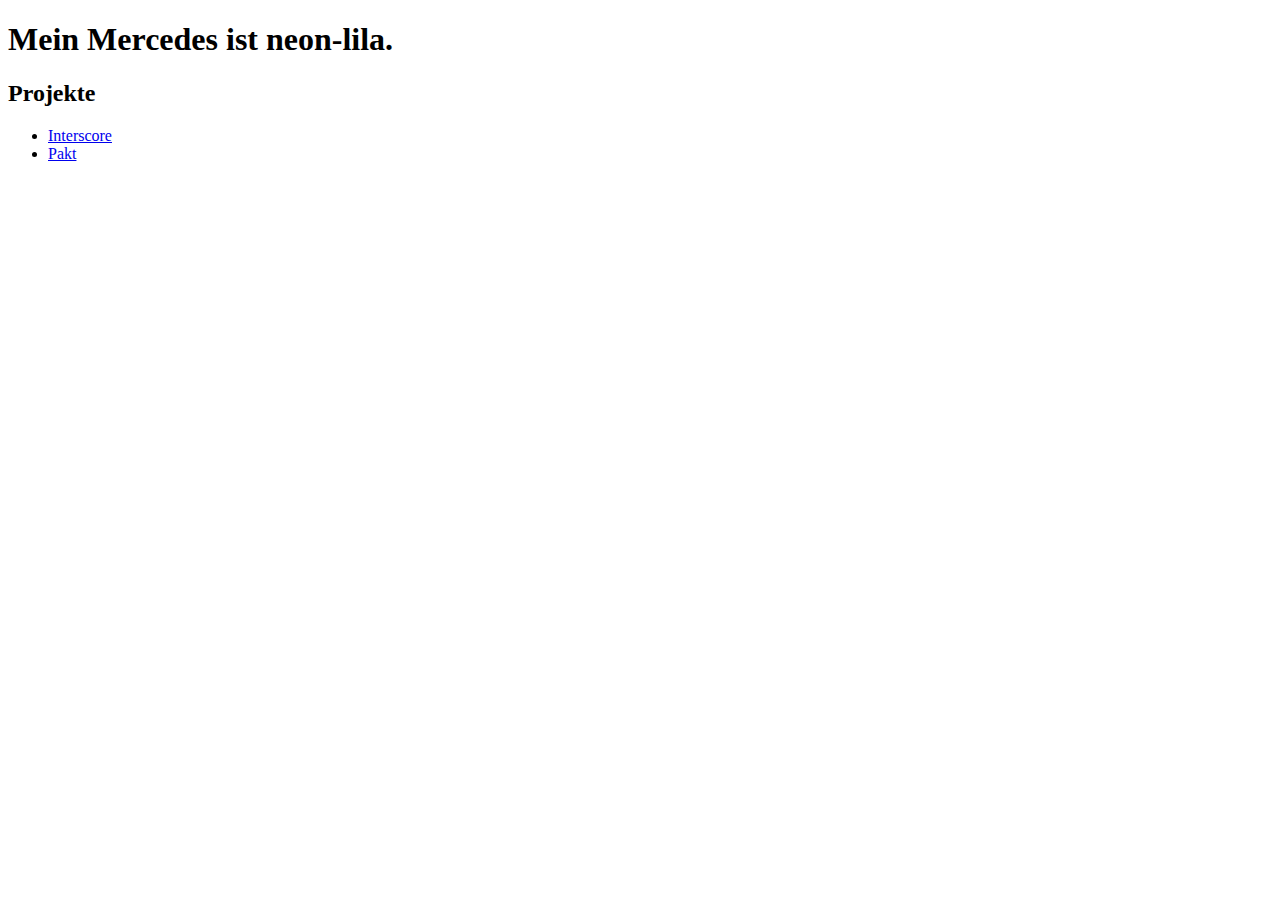
<file: index.html>
<!doctype html>
<html lang="en">
    <head>
        <meta charset="utf-8"/>
        <meta name="viewport" content="width=device-width, initial-scale=1.0"/>
        <link rel="icon" type="image/jpeg" href="../assets/mminl_128.jpg">
        <title>Interscore</title>
    </head>

    <body>
        <h1>Mein Mercedes ist neon-lila.</h1>
        <h2>Projekte</h2>
        <ul>
            <li><a href="https://mminl.de/projects/interscore">Interscore</a></li>
            <li><a href="https://mminl.de/projects/pakt">Pakt</a></li>
        </ul>
    </body>
</html>
</file>
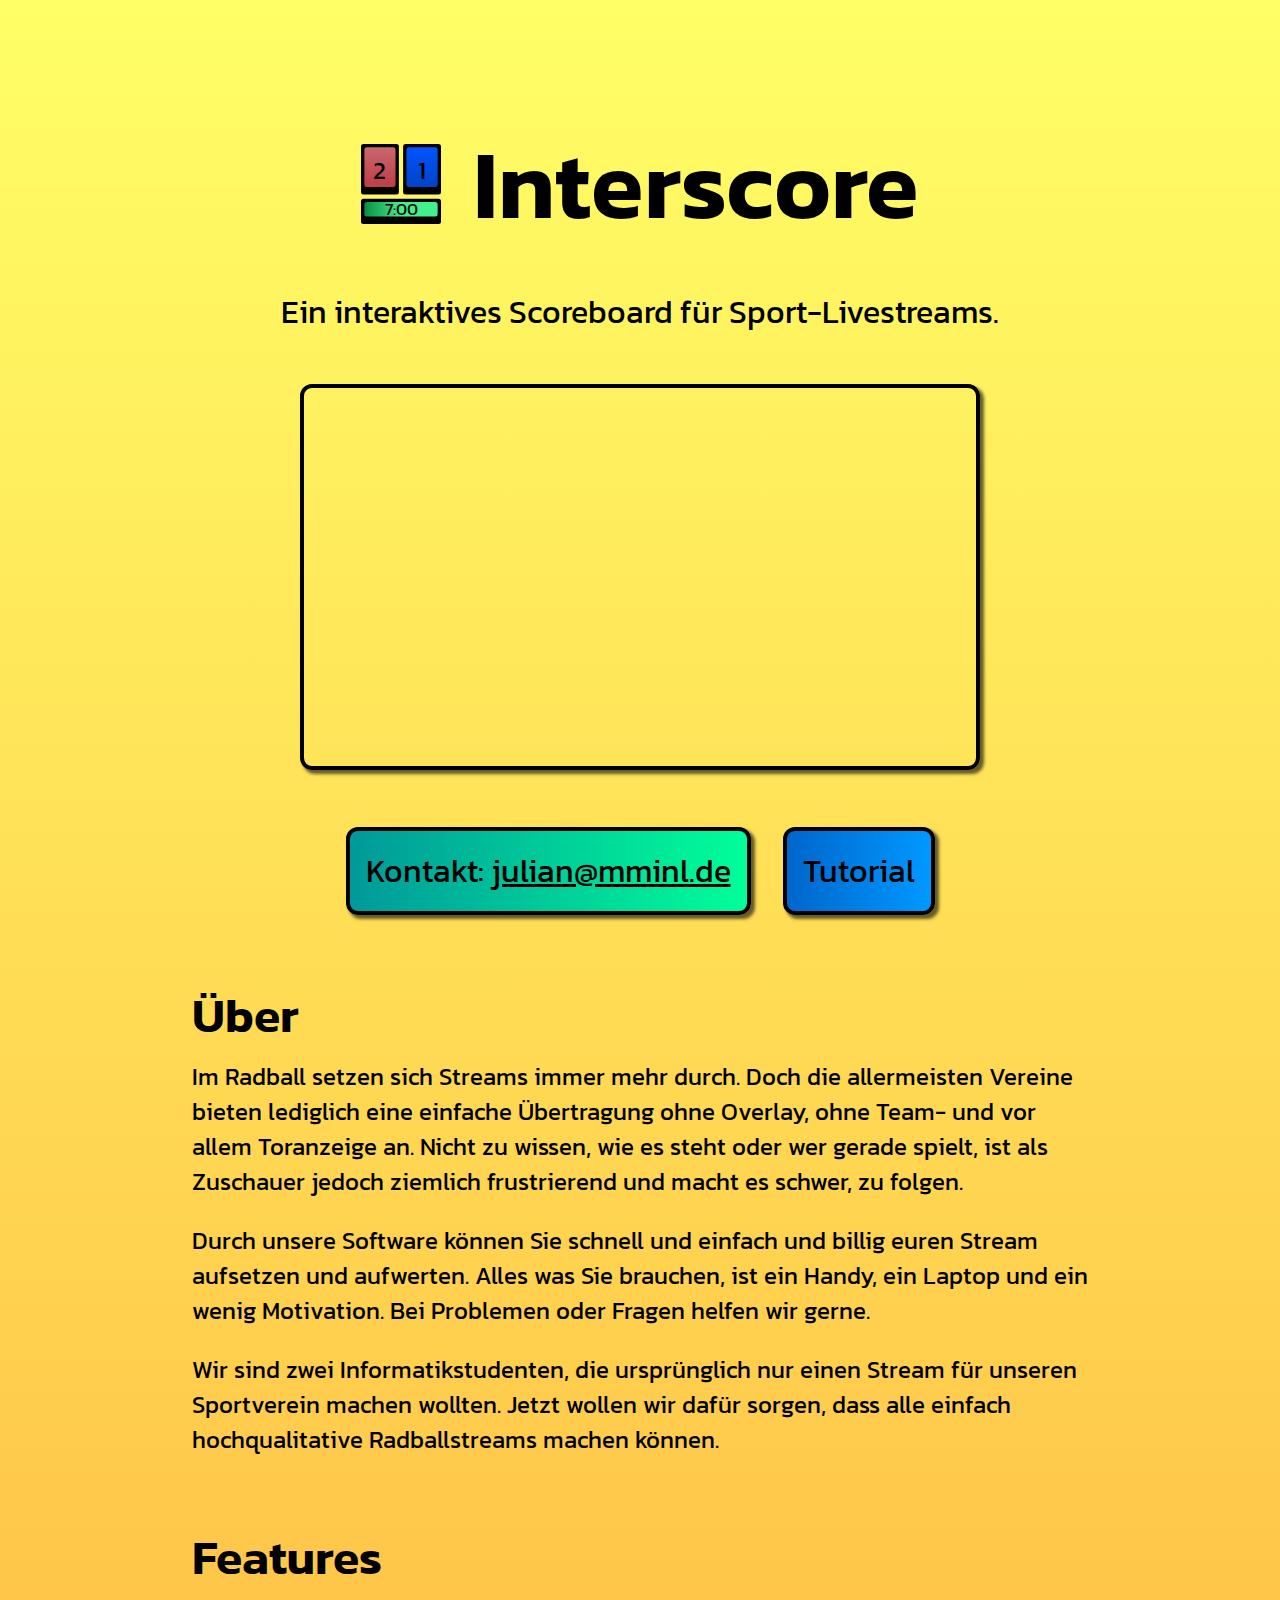
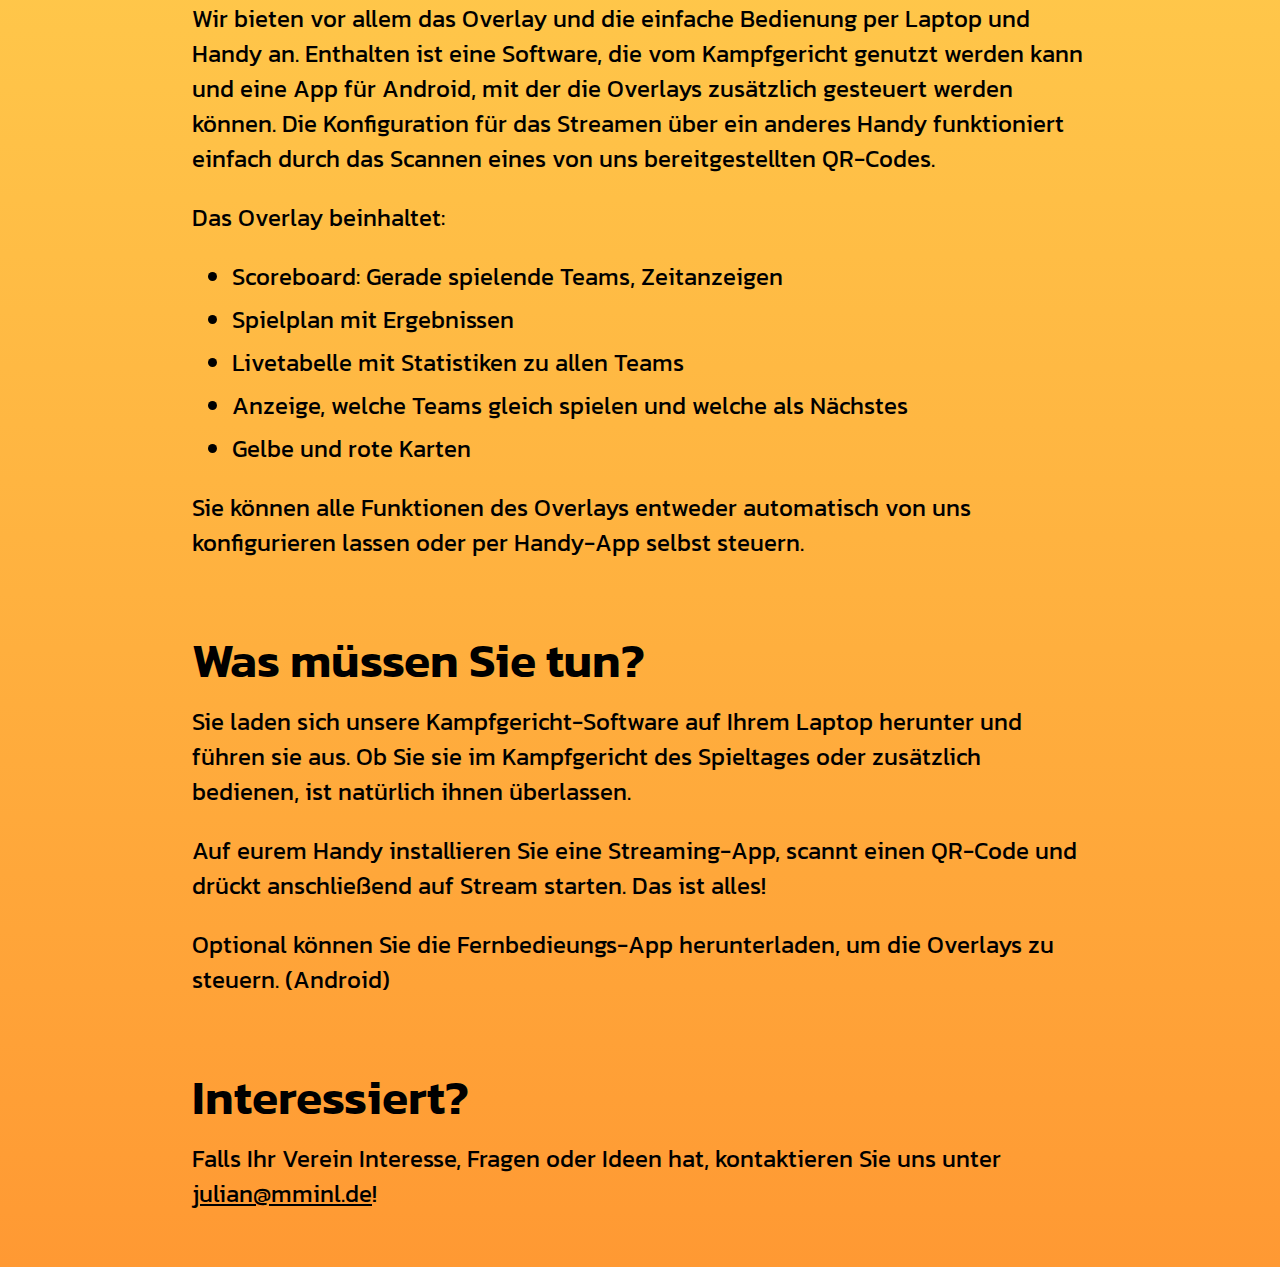
<file: interscore/index.html>
<!doctype html>
<html lang="en">
    <head>
        <meta charset="utf-8"/>
        <meta name="viewport" content="width=device-width, initial-scale=1.0"/>
        <link rel="stylesheet" href="main.css">
        <link rel="stylesheet" href="index.css">
        <link rel="icon" type="image/svg+xml" href="assets/logo.svg">
        <title>Interscore</title>
    </head>

    <body>
        <center>
            <div class="title-container">
                <object data="assets/logo.svg" type="image/svg+xml"></object>
                <h1>Interscore</h1>
            </div>
            <h3>Ein interaktives Scoreboard für Sport-Livestreams.</h3>

            <iframe width="672" height="378" src="https://www.youtube.com/embed/m4PdxYp68SQ?si=-cKwluSKgsPnMpsa&amp;start=6868" title="YouTube video player" frameborder="0" allow="accelerometer; autoplay; clipboard-write; encrypted-media; gyroscope; picture-in-picture; web-share" referrerpolicy="strict-origin-when-cross-origin" allowfullscreen></iframe>

            <div class="button-container">
                <a class="button green" href="mailto:julian@mminl.de">
                    Kontakt: <u>julian@mminl.de</u>
                </a>
                <a class="button blue" href="https://mminl-de.github.io/interscore/tutorial">Tutorial</a>
            </div>
        </center>

        <h2>Über</h2>
        <p>Im Radball setzen sich Streams immer mehr durch. Doch die allermeisten Vereine bieten lediglich eine einfache Übertragung ohne Overlay, ohne Team- und vor allem Toranzeige an. Nicht zu wissen, wie es steht oder wer gerade spielt, ist als Zuschauer jedoch ziemlich frustrierend und macht es schwer, zu folgen.</p>

        <p>Durch unsere Software können Sie schnell und einfach und billig euren Stream aufsetzen und aufwerten. Alles was Sie brauchen, ist ein Handy, ein Laptop und ein wenig Motivation. Bei Problemen oder Fragen helfen wir gerne.</p>

        <p>Wir sind zwei Informatikstudenten, die ursprünglich nur einen Stream für unseren Sportverein machen wollten. Jetzt wollen wir dafür sorgen, dass alle einfach hochqualitative Radballstreams machen können.</p>

        <h2>Features</h2>
        <p>Wir bieten vor allem das Overlay und die einfache Bedienung per Laptop und Handy an. Enthalten ist eine Software, die vom Kampfgericht genutzt werden kann und eine App für Android, mit der die Overlays zusätzlich gesteuert werden können. Die Konfiguration für das Streamen über ein anderes Handy funktioniert einfach durch das Scannen eines von uns bereitgestellten QR-Codes.</p>
        <!-- TODO screenshots of the app or something -->

        <p>Das Overlay beinhaltet:</p>
        <ul>
            <li>Scoreboard: Gerade spielende Teams, Zeitanzeigen</li>
            <li>Spielplan mit Ergebnissen</li>
            <li>Livetabelle mit Statistiken zu allen Teams</li>
            <li>Anzeige, welche Teams gleich spielen und welche als Nächstes</li>
            <li>Gelbe und rote Karten</li>
        </ul>
        <p>Sie können alle Funktionen des Overlays entweder automatisch von uns konfigurieren lassen oder per Handy-App selbst steuern.</p>

        <h2>Was müssen Sie tun?</h2>
        <p>Sie laden sich unsere Kampfgericht-Software auf Ihrem Laptop herunter und führen sie aus. Ob Sie sie im Kampfgericht des Spieltages oder zusätzlich bedienen, ist natürlich ihnen überlassen.</p>

        <p>Auf eurem Handy installieren Sie eine Streaming-App, scannt einen QR-Code und drückt anschließend auf Stream starten. Das ist alles!</p>

        <p>Optional können Sie die Fernbedieungs-App herunterladen, um die Overlays zu steuern. (Android)</p>

        <h2>Interessiert?</h2>
        <p>Falls Ihr Verein Interesse, Fragen oder Ideen hat, kontaktieren Sie uns unter <u><a href="mailto:julian@mminl.de">julian@mminl.de</a></u>!</p>

        <!-- TODO impressum -->
    </body>
</html>
</file>
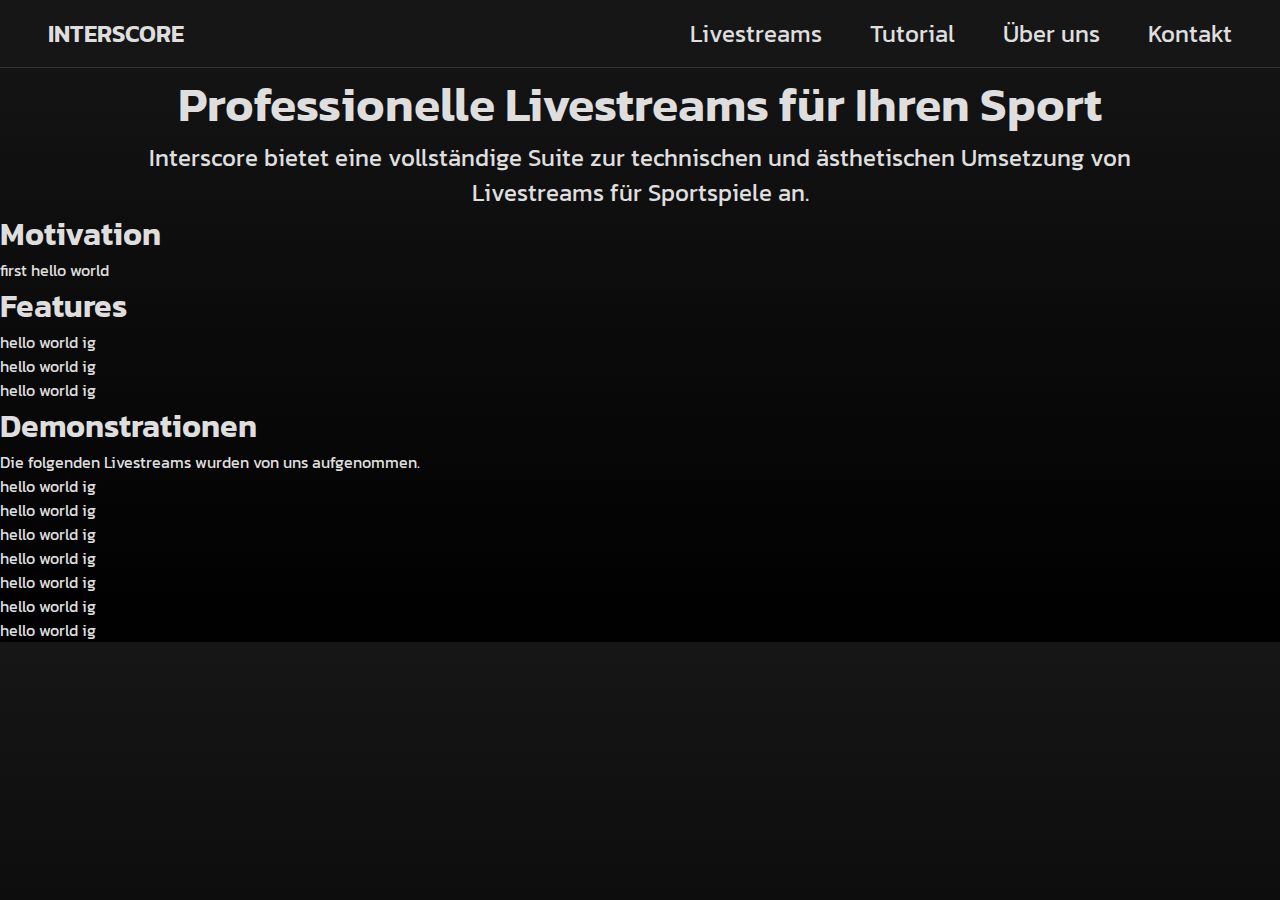
<file: newerinterscore/index.html>
<!doctype html>
<html lang="en">
	<head>
		<meta charset="utf-8"/>
		<meta name="viewport" content="width=device-width, initial-scale=1.0"/>
		<link rel="stylesheet" href="main.css">
		<title>Interscore</title>
	</head>

	<body>
		<header id="header">
			<a href="#" id="lettering">INTERSCORE</a>
			<nav>
				<a href="#">Livestreams</a>
				<a href="#">Tutorial</a>
				<a href="#">Über uns</a>
				<a href="#">Kontakt</a>
			</nav>
		</header>

		<div class="title">
			<h1>Professionelle Livestreams für Ihren Sport</h1>
			<p>Interscore bietet eine vollständige Suite zur technischen und ästhetischen Umsetzung von Livestreams für Sportspiele an.</p>
		</div>
		<h2>Motivation</h2>
		<p>first hello world</p>
		<h2>Features</h2>
		<p>hello world ig</p>
		<p>hello world ig</p>
		<p>hello world ig</p>
		<h2>Demonstrationen</h2>
		<p>Die folgenden Livestreams wurden von uns aufgenommen.</p>
		<p>hello world ig</p>
		<p>hello world ig</p>
		<p>hello world ig</p>
		<p>hello world ig</p>
		<p>hello world ig</p>
		<p>hello world ig</p>
		<p>hello world ig</p>

<!-- TODO PLAN
catchy phrase
	big picture of scoreboard widget above
motivation
	what it is
	why is exists
features
	nice frontend overlay displaying:
		goals
		time
		cards
		game list
		game stats
	rentnerend:
		control by referees themselves
		declarative storage of games and results
	connection to cycleball.eu and direct communication
	mobile app for remote control
who used our software
	rsv löwe gifhorn
	ig ludwigsfelde
impressum

## LATER
logos of teams that official used interscore
proper stretching of the header
hamburger menu in the header
-->
	</body>
</html>
</file>
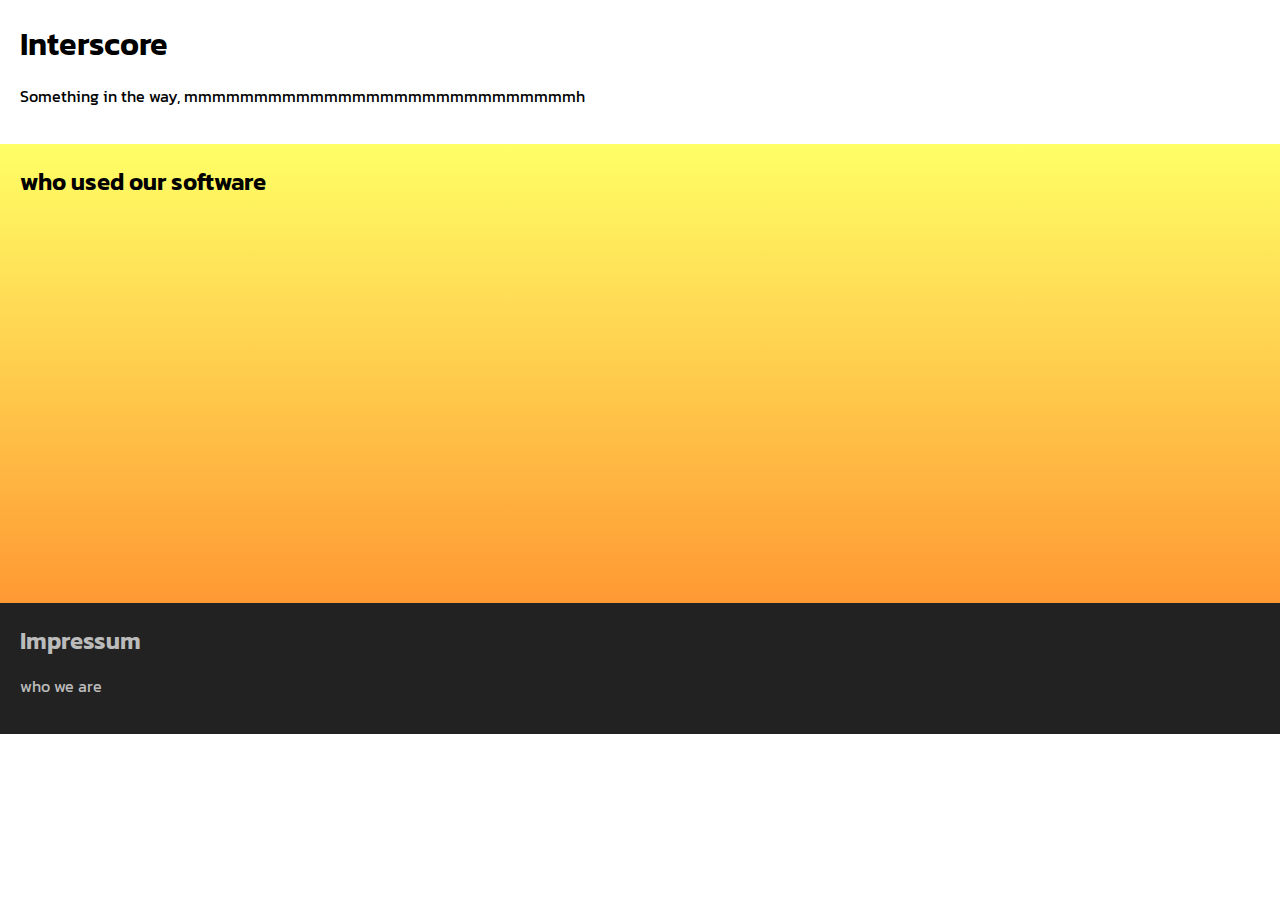
<file: newinterscore/index.html>
<!doctype html>
<html lang="en">
    <head>
        <meta charset="utf-8"/>
        <meta name="viewport" content="width=device-width, initial-scale=1.0"/>
        <link rel="stylesheet" href="main.css">
        <link rel="stylesheet" href="index.css">
        <title>Interscore</title>
    </head>

    <body>
        <div id="title-view" class="view">
            <h1>Interscore</h1>
            <p>Something in the way, mmmmmmmmmmmmmmmmmmmmmmmmmmmmh</p>
        </div>

        <div id="demonstration-view" class="view">
            <h2>who used our software</h2>
            <iframe width="672" height="378" src="https://www.youtube.com/embed/3LFNC_H9lVw?si=-cKwluSKgsPnMpsa&amp;start=1860" title="YouTube video player" frameborder="0" allow="accelerometer; autoplay; clipboard-write; encrypted-media; gyroscope; picture-in-picture; web-share" referrerpolicy="strict-origin-when-cross-origin" allowfullscreen></iframe>
        </div>

        <div id="impressum-view" class="view">
            <h2>Impressum</h2>
            <p>who we are</p>
        </div>

        <!-- TODO impressum -->
    </body>
</html>
</file>
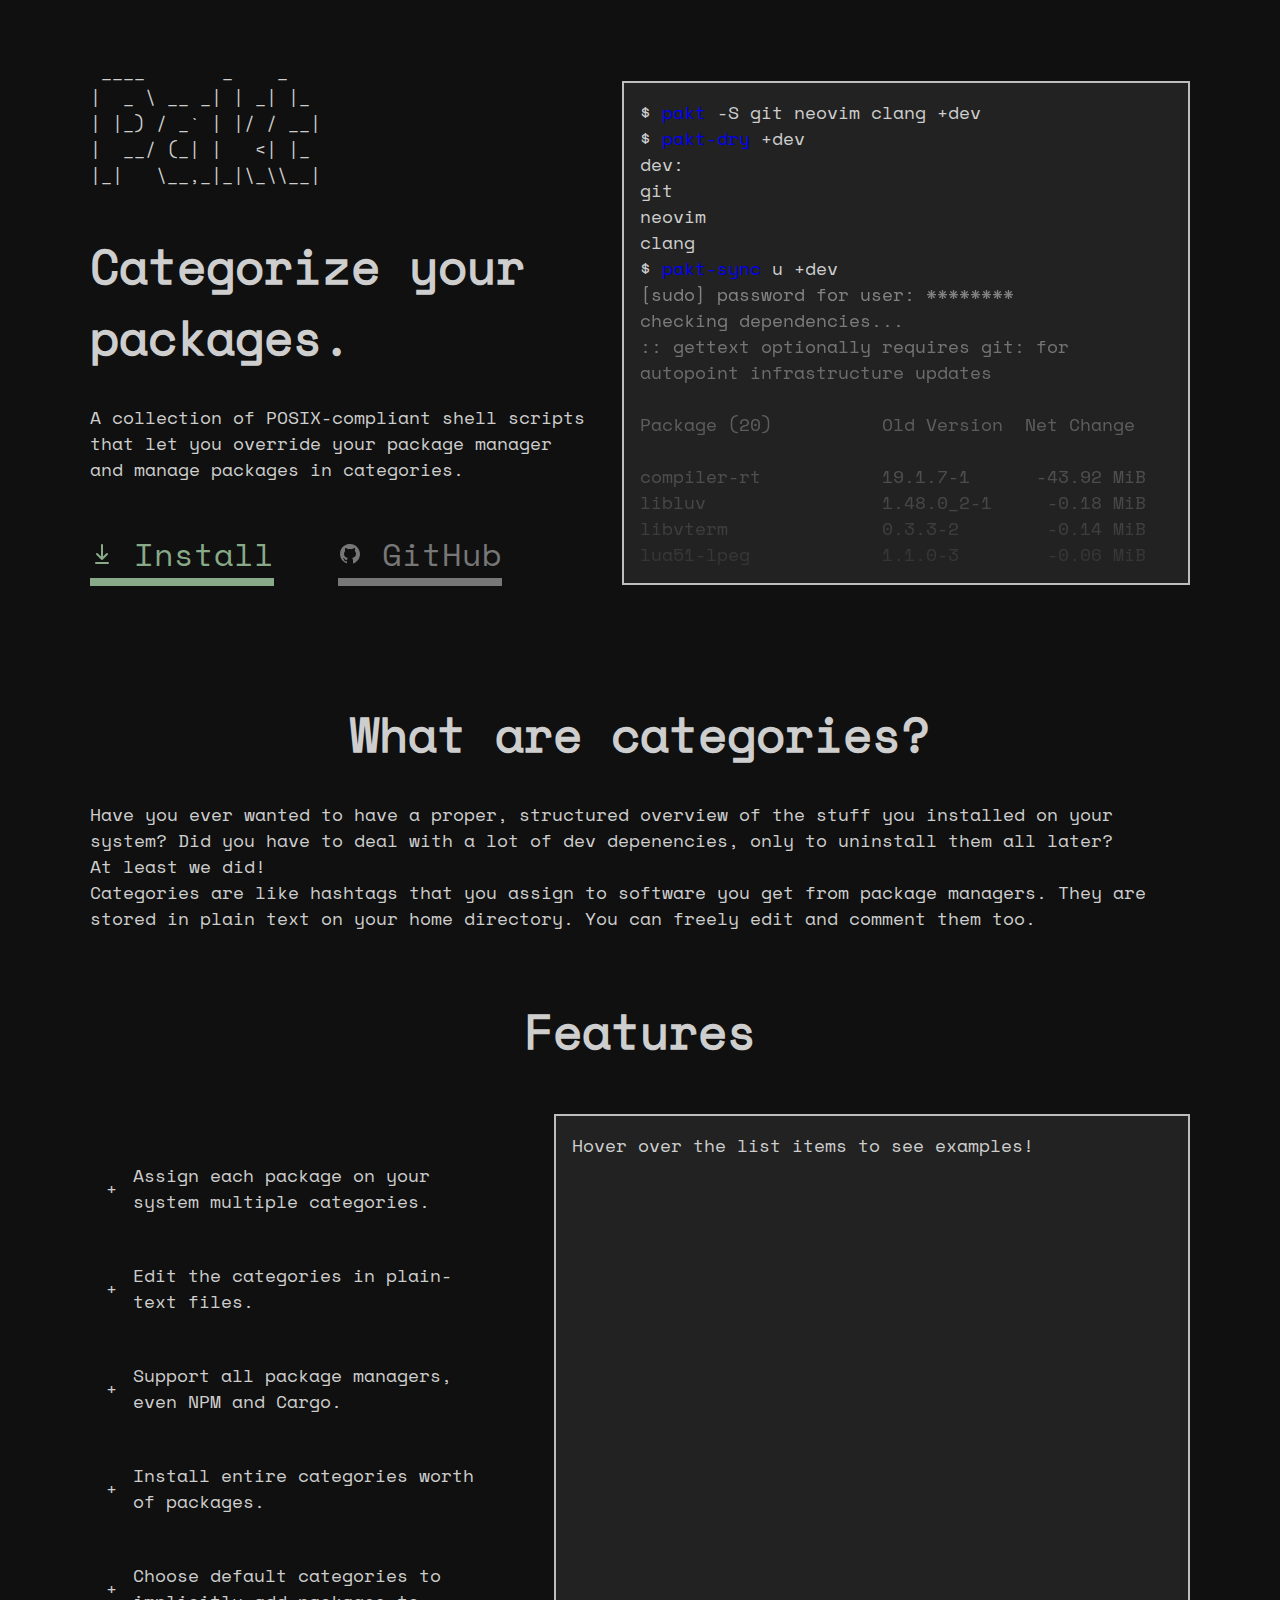
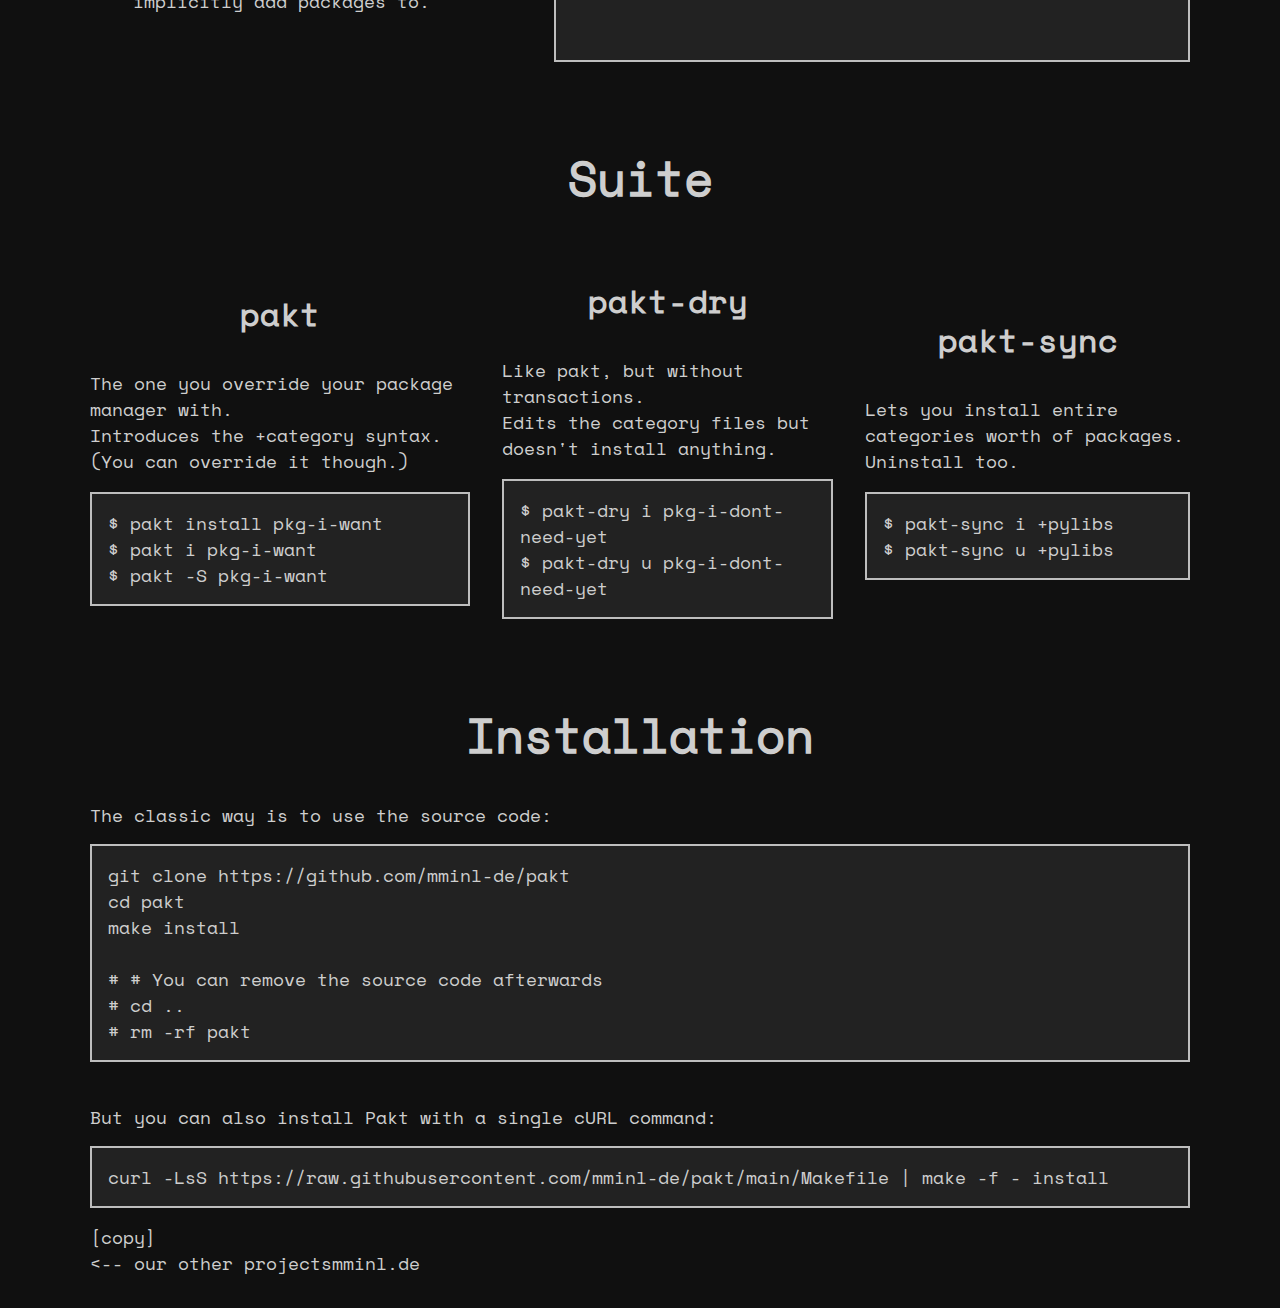
<file: pakt/index.html>
<!DOCTYPE html>
<html lang="en">
    <head>
        <meta charset="utf-8"/>
        <meta name="viewport" content="width=device-width, initial-scale=1.0"/>
        <link rel="stylesheet" href="main.css"/>
        <title>Pakt</title>
    </head>

    <body>
        <div class="section-row">
            <div class="heading">
                <div class="banner">
 ____       _    _   
|  _ \ __ _| | _| |_ 
| |_) / _` | |/ / __|
|  __/ (_| |   <| |_ 
|_|   \__,_|_|\_\\__|
                </div>
                <h1>Categorize your packages.</h1>
                <p>A collection of POSIX-compliant shell scripts that let you override your package manager and manage packages in categories.</p>
                <div class="button-row">
                    <div class="button">
                        <object data="assets/install.svg" type="image/svg+xml"></object>
                        <a class="install" href="https://mminl-de.github.io/pakt#installation">Install</a>
                    </div>

                    <div class="button">
                        <object data="assets/github.svg" type="image/svg+xml"></object>
                        <a class="github" href="https://github.com/mminl-de/pakt">GitHub</a>
                    </div>
                </div>
            </div>
            <div class="code-block">
                <!-- TODO HREF ALL -->
                <div class="code">$ <a class="shell-command" href="https://gnu.org">pakt</a> -S git neovim clang +dev
$ <a class="shell-command" href="https://gnu.org">pakt-dry</a> +dev <!-- TODO HREF-->
dev:
git
neovim
clang
$ <a class="shell-command" href="https://gnu.org">pakt-sync</a> u +dev</div> <!-- TODO HREF-->
                <div class="code decreasing-opacity">[sudo] password for user: ********
checking dependencies...
:: gettext optionally requires git: for autopoint infrastructure updates

Package (20)          Old Version  Net Change 

compiler-rt           19.1.7-1      -43.92 MiB
libluv                1.48.0_2-1     -0.18 MiB
libvterm              0.3.3-2        -0.14 MiB
lua51-lpeg            1.1.0-3        -0.06 MiB</div>
            </div>
        </div>

        <div class="section-categories">
            <h2>What are categories?</h2>
            <p>
                Have you ever wanted to have a proper, structured overview of the stuff you installed on your system?
                Did you have to deal with a lot of dev depenencies, only to uninstall them all later?<br>
                At least we did!<br>
                Categories are like hashtags that you assign to software you get from package managers.
                They are stored in plain text on your home directory.
                You can freely edit and comment them too.
            </p>
        </div>

        <div class="section-categories">
            <h2>Features</h2>
            <div class="section-row">
                <div class="list">
                    <div class="list-item" onmouseover="setFeaturesText(0)">
                        <div>+</div>
                        <div class="list-item-content">Assign each package on your system multiple categories.</div>
                    </div>
                    <div class="list-item" onmouseover="setFeaturesText(1)">
                        <div>+</div>
                        <div class="list-item-content">Edit the categories in plain-text files.</div>
                    </div>
                    <div class="list-item" onmouseover="setFeaturesText(2)">
                        <div>+</div>
                        <div class="list-item-content">Support all package managers, even NPM and Cargo.</div>
                    </div>
                    <div class="list-item" onmouseover="setFeaturesText(3)">
                        <div>+</div>
                        <div class="list-item-content">Install entire categories worth of packages.</div>
                    </div>
                    <div class="list-item" onmouseover="setFeaturesText(4)">
                        <div>+</div>
                        <div class="list-item-content">Choose default categories to implicitly add packages to.</div>
                    </div>
                </div>
                <div class="code-block">
                    <div id="features" class="code">Hover over the list items to see examples!</div>
                </div>
            </div>
        </div>

                    <!-- TODO make +category red or something -->
                    <!-- TODO make the script names colored -->
                    <!-- TODO make (...) gray -->
        <div class="section-suite">
            <h2>Suite</h2>
            <div class="section-row">
                <div class="suite-column">
                    <h3>pakt</h3>
                    <p>The one you override your package manager with.<br>Introduces the +category syntax. (You can override it though.)</p>
                    <div class="code-block">
                        <div class="code">$ pakt install pkg-i-want
$ pakt i pkg-i-want
$ pakt -S pkg-i-want</div>
                    </div>
                </div>
                <div class="suite-column">
                    <h3>pakt-dry</h3>
                    <p>Like pakt, but without transactions.<br>Edits the category files but doesn't install anything.</p>
                    <div class="code-block">
                        <div class="code">$ pakt-dry i pkg-i-dont-need-yet
$ pakt-dry u pkg-i-dont-need-yet</div>
                    </div>
                </div>
                <div class="suite-column">
                    <h3>pakt-sync</h3>
                    <p>Lets you install entire categories worth of packages.<br>Uninstall too.</p>
                    <div class="code-block">
                        <div class="code">$ pakt-sync i +pylibs
$ pakt-sync u +pylibs</div>
                    </div>
                </div>
            </div>
        </div>

        <div class="section-categories">
            <h2 id="installation">Installation</h2>
            <!-- TODO how to install with curl, how to install from source -->
            The classic way is to use the source code:
            <div class="code-block">
                <div class="code">git clone https://github.com/mminl-de/pakt
cd pakt
make install

# # You can remove the source code afterwards
# cd ..
# rm -rf pakt</div>
            </div>
            <br>
            But you can also install Pakt with a single cURL command:
            <div class="code-block">
                <div id="curl-command" class="code">curl -LsS https://raw.githubusercontent.com/mminl-de/pakt/main/Makefile | make -f - install</div>
            </div>
            <div id="curl-command-copy" onclick="copyCurlCommand()">[copy]</div>
        </div>

        <!--TODO
## meta
make references to commands clickable in the code
icons (install and github)
make the flexbox look good
put the resources where they belong
consider not taking variable fonts
make logo
who we are
-->

        <script src="script.js"></script>

        <!-- TODO NOW -->
        <footer>
            <div style="display: flex; align-items: space-between;">
            <div><-- our other projects</div>
            <div>mminl.de</div>
            </div>
        </footer>
    </body>
</html>
</file>
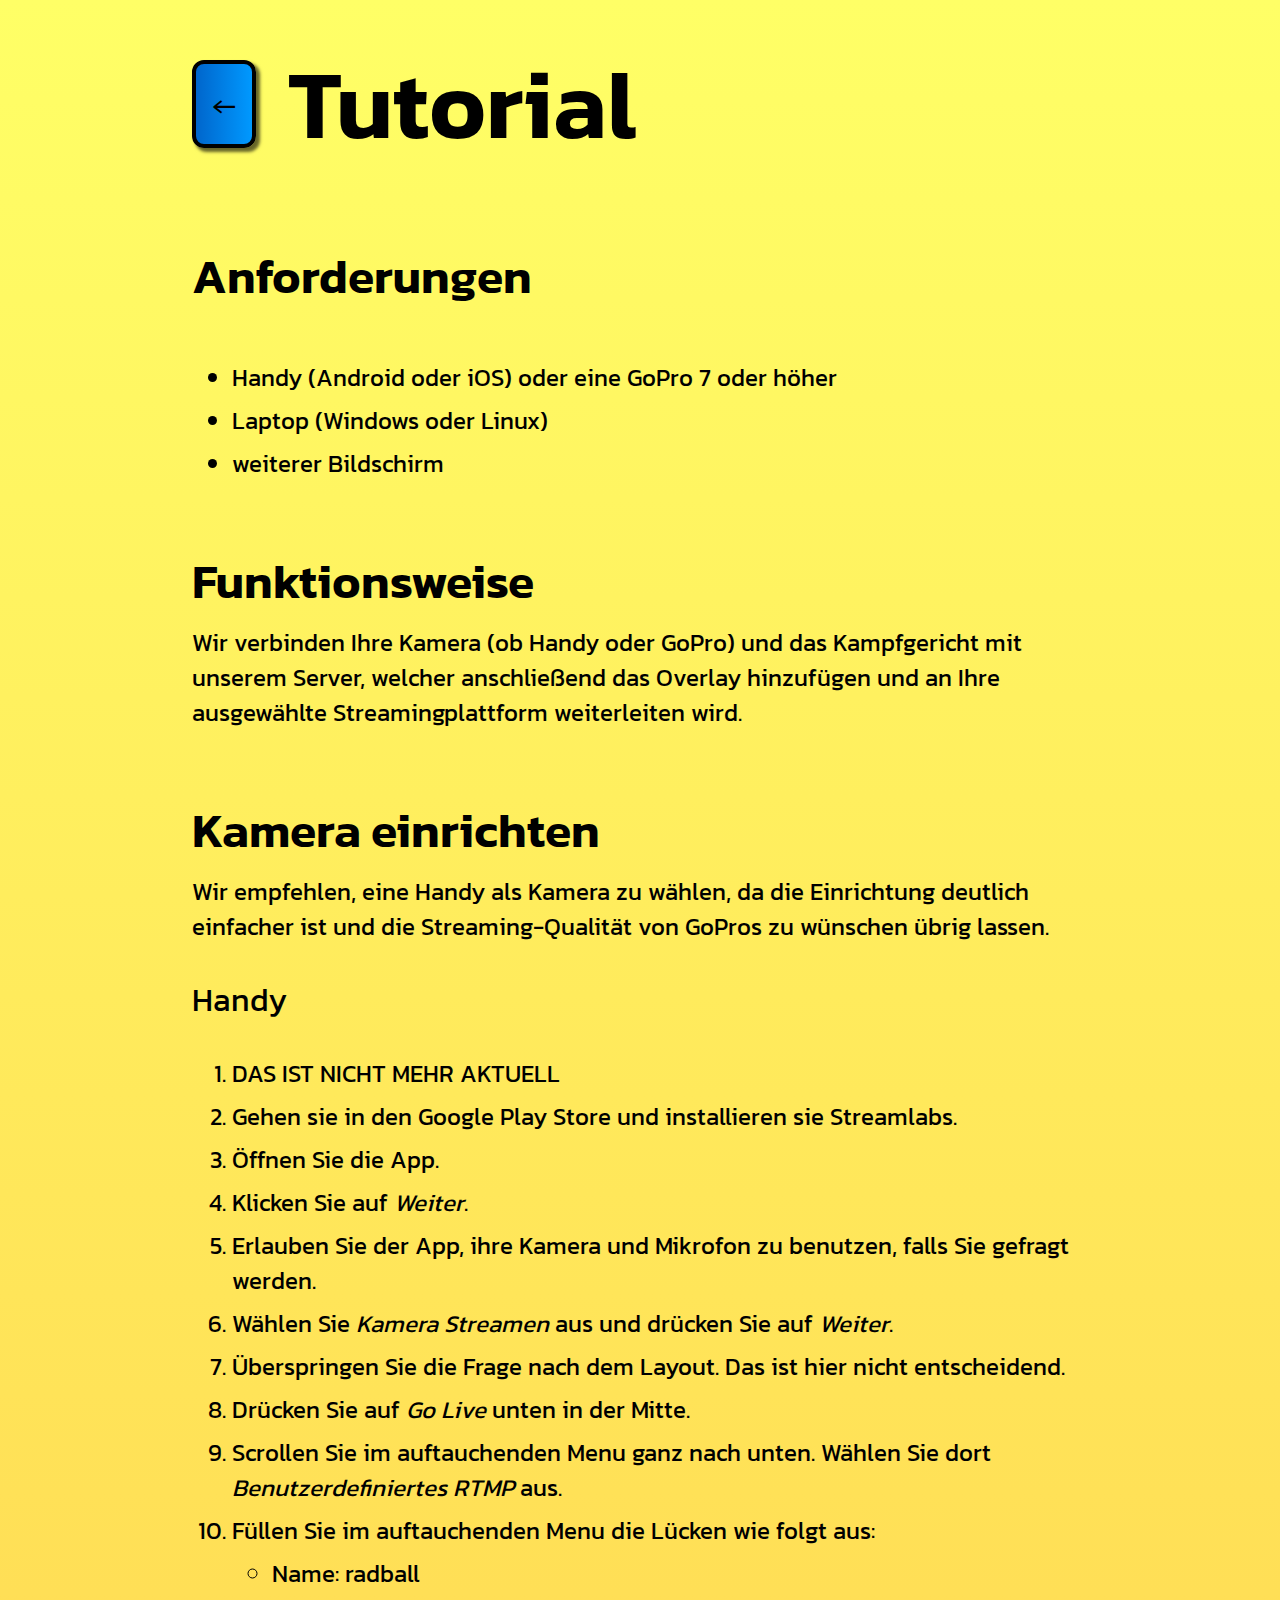
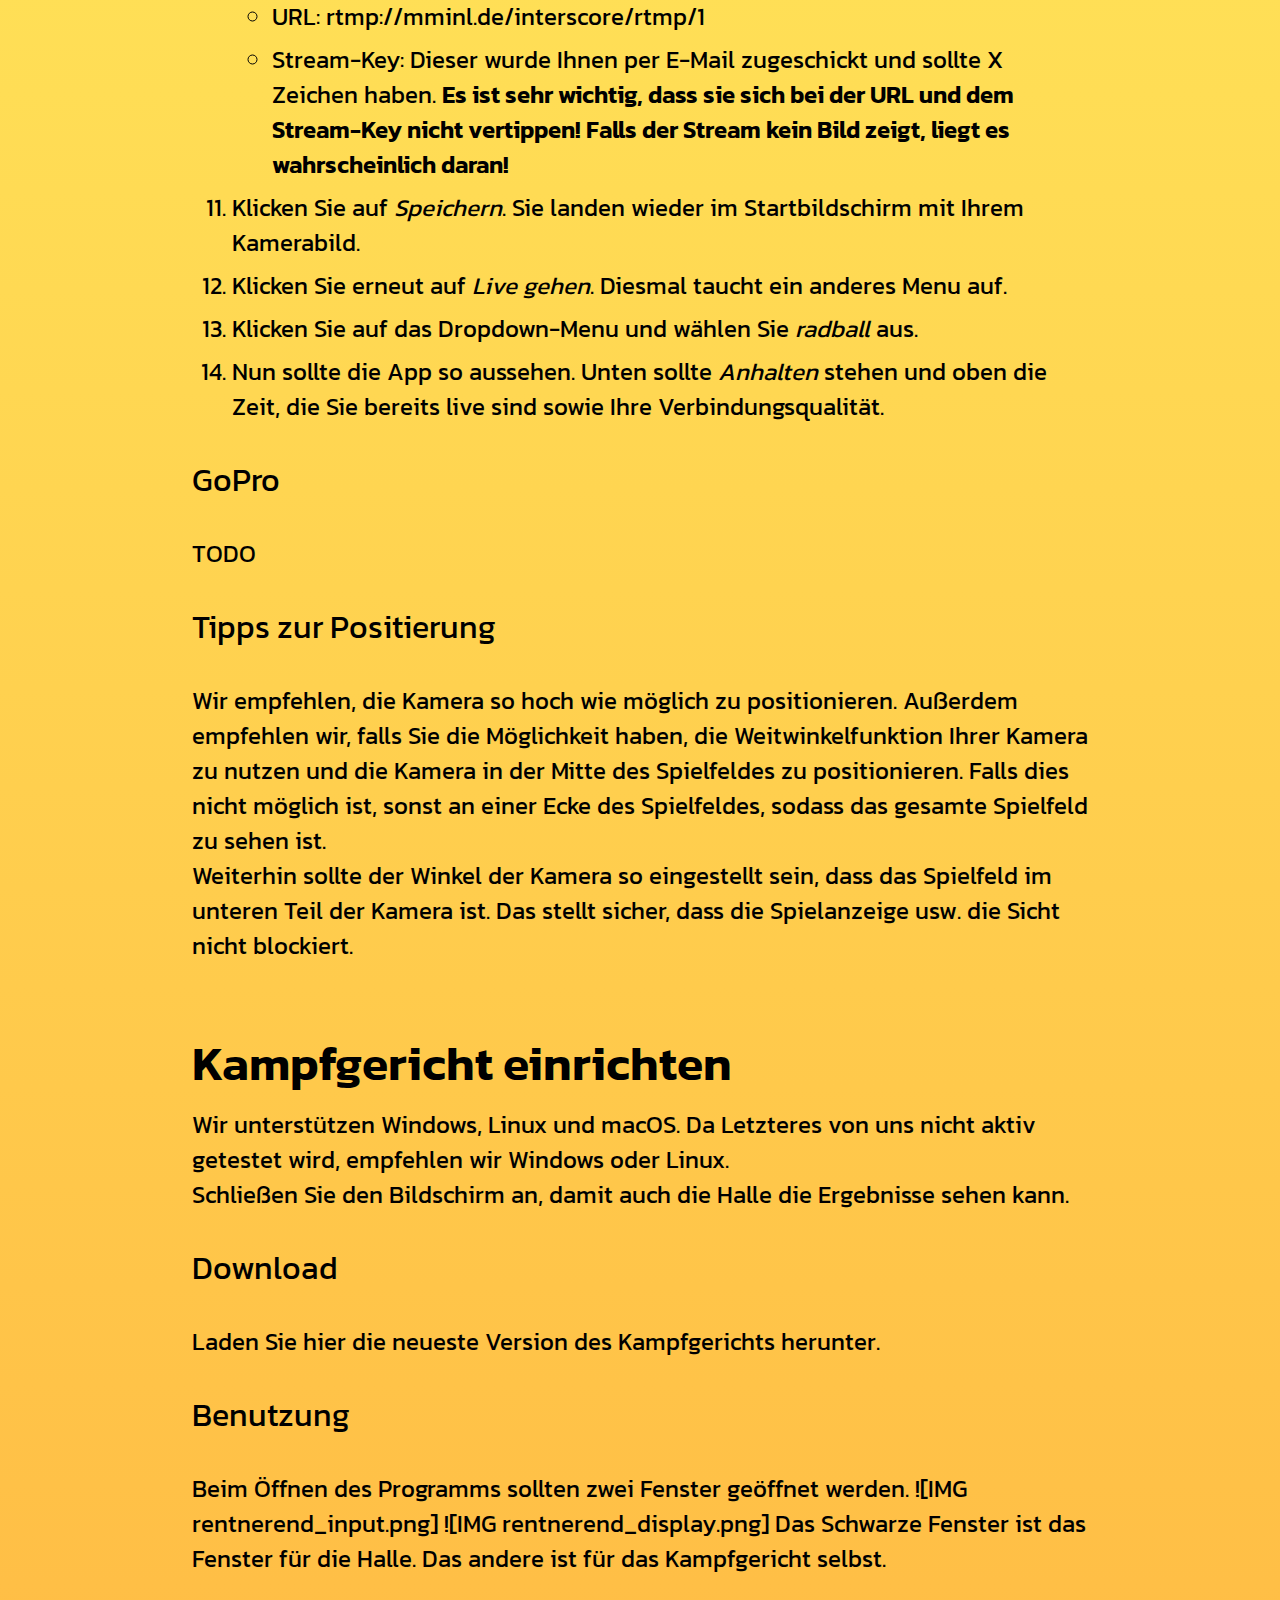
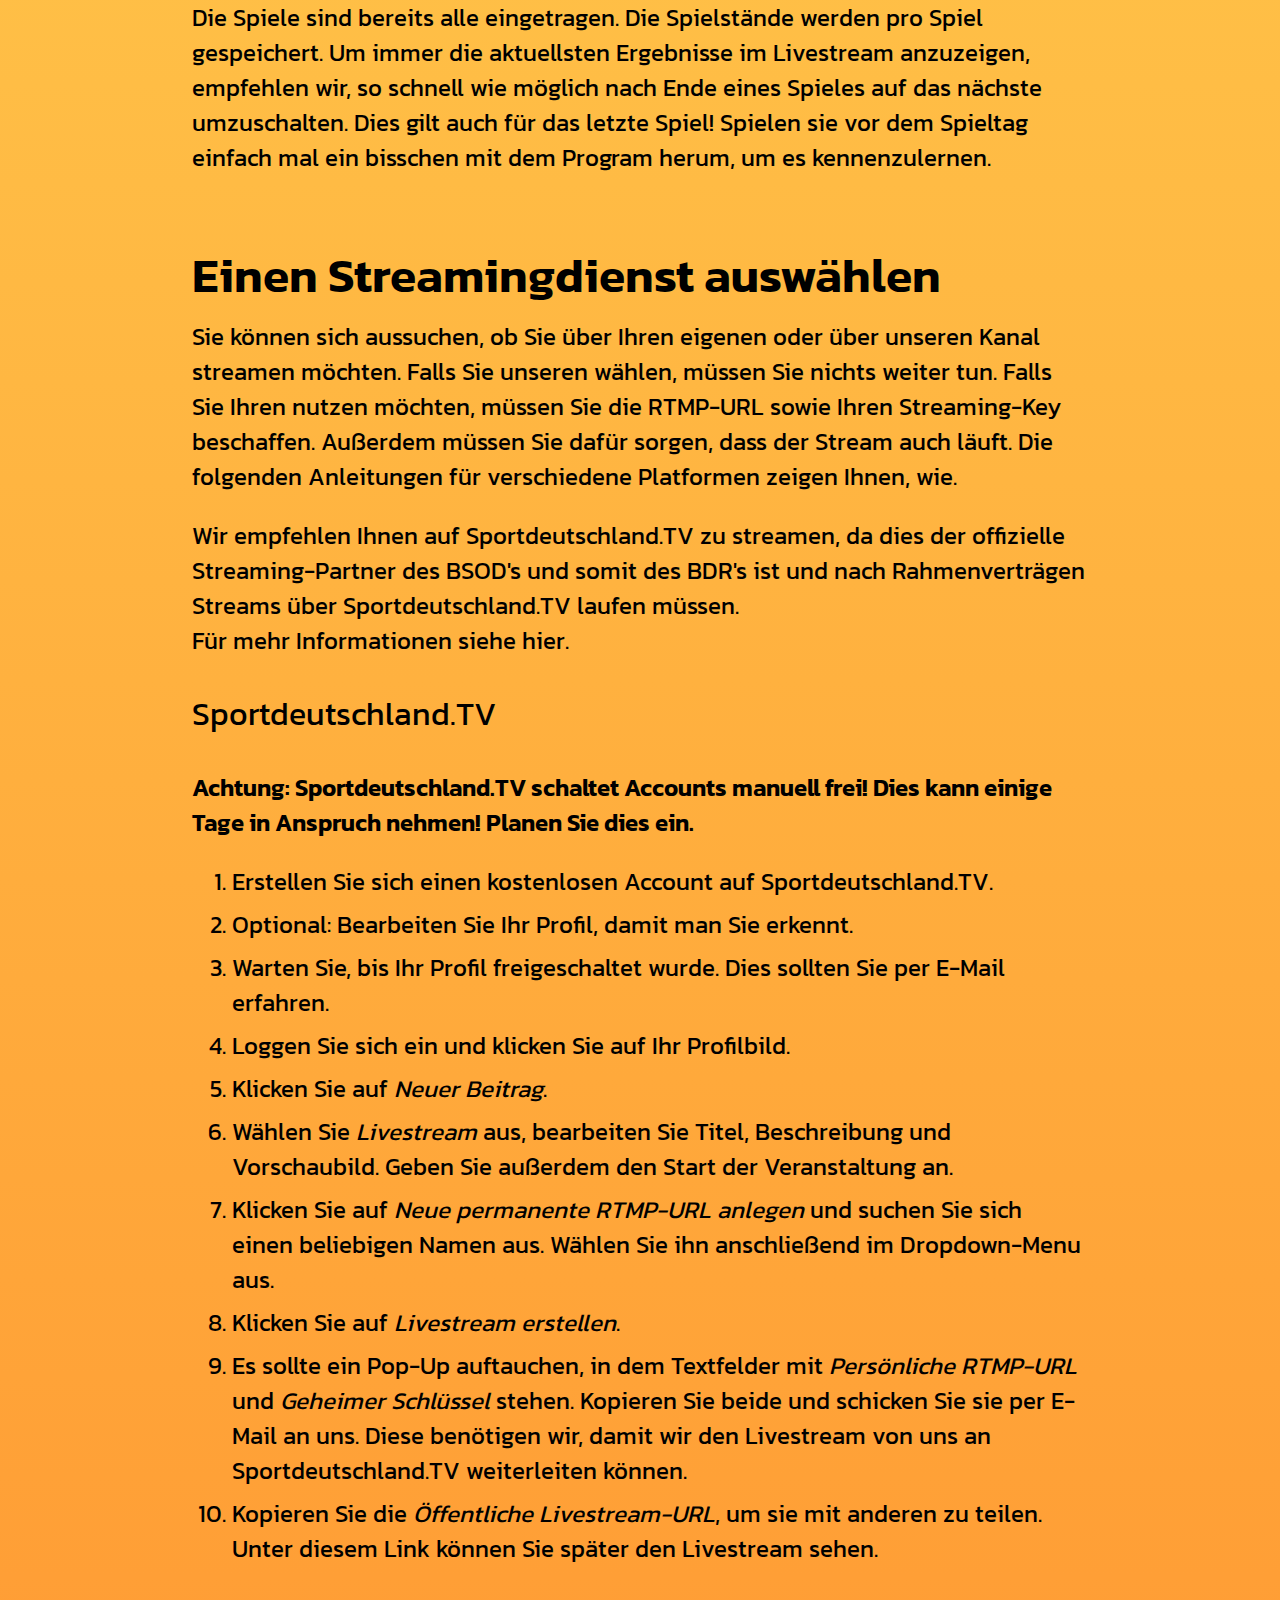
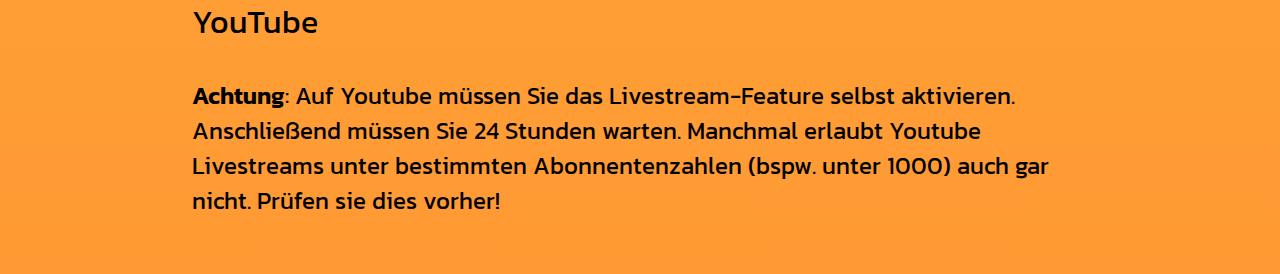
<file: interscore/tutorial.html>
<!doctype html>

<html lang="en">
    <head>
        <meta charset="utf-8"/>
        <meta name="viewport" content="width=device-width, initial-scale=1.0"/>
        <link rel="stylesheet" href="main.css">
        <link rel="stylesheet" href="tutorial.css">
        <link rel="icon" type="image/svg+xml" href="assets/logo.svg">
        <title>Tutorial – Interscore</title>
    </head>

    <body>
        <!-- TODO button that leads back -->
        <div class="title-container">
            <a class="button blue" href="https://mminl-de.github.io/interscore">←</a>
            <h1>Tutorial</h1>
        </div>

	    <h2>Anforderungen</h2?>
        <ul>
            <li>Handy (Android oder iOS) oder eine GoPro 7 oder höher</li>
            <li>Laptop (Windows oder Linux)</li>
            <li>weiterer Bildschirm</li>
        </ul>

        <h2>Funktionsweise</h2>
        <p>Wir verbinden Ihre Kamera (ob Handy oder GoPro) und das Kampfgericht mit unserem Server, welcher anschließend das Overlay hinzufügen und an Ihre ausgewählte Streamingplattform weiterleiten wird.</p>

        <!-- TODO ADD collapse heading with the usual buttons -->
        <h2>Kamera einrichten</h2>
        <p>Wir empfehlen, eine Handy als Kamera zu wählen, da die Einrichtung deutlich einfacher ist und die Streaming-Qualität von GoPros zu wünschen übrig lassen.</p>
        <!-- TODO FIX h3 -->
        <h3>Handy</h3>
        <ol>
            <!-- TODO fix a-href links -->
			<li>DAS IST NICHT MEHR AKTUELL</li>
            <li>Gehen sie in den Google Play Store und installieren sie <a href="https://play.google.com/store/apps/details?id=com.streamlabs">Streamlabs</a>.</li>
            <li>Öffnen Sie die App.</li>
            <li>Klicken Sie auf <i>Weiter</i>.</li>
            <li>Erlauben Sie der App, ihre Kamera und Mikrofon zu benutzen, falls Sie gefragt werden.</li>
            <li>Wählen Sie <i>Kamera Streamen</i> aus und drücken Sie auf <i>Weiter</i>.</li>
            <li>Überspringen Sie die Frage nach dem Layout. Das ist hier nicht entscheidend.</li>
            <li>Drücken Sie auf <i>Go Live</i> unten in der Mitte.</li>
            <li>Scrollen Sie im auftauchenden Menu ganz nach unten. Wählen Sie dort <i>Benutzerdefiniertes RTMP</i> aus.</li>
            <li>Füllen Sie im auftauchenden Menu die Lücken wie folgt aus:</li>
            <ul>
                <li>Name: radball</li>
                <li>URL: rtmp://mminl.de/interscore/rtmp/1</li>
                <!-- TODO EDIT "X zeichen" -->
                <li>Stream-Key: Dieser wurde Ihnen per E-Mail zugeschickt und sollte X Zeichen haben. <b>Es ist sehr wichtig, dass sie sich bei der URL und dem Stream-Key nicht vertippen! Falls der Stream kein Bild zeigt, liegt es wahrscheinlich daran!</b></li>
            </ul>
            <li>Klicken Sie auf <i>Speichern</i>. Sie landen wieder im Startbildschirm mit Ihrem Kamerabild.</li>
            <!-- TODO ASK sind GO LIVE und LIVE GEHEN nicht dasselbe? -->
            <li>Klicken Sie erneut auf <i>Live gehen</i>. Diesmal taucht ein anderes Menu auf.</li>
            <li>Klicken Sie auf das Dropdown-Menu und wählen Sie <i>radball</i> aus.</li>
            <li>Nun sollte die App so aussehen. Unten sollte <i>Anhalten</i> stehen und oben die Zeit, die Sie bereits live sind sowie Ihre Verbindungsqualität.</li>
        </ol>

        <h3>GoPro</h3>
        TODO

        <h3>Tipps zur Positierung</h3>
        <p>Wir empfehlen, die Kamera so hoch wie möglich zu positionieren. Außerdem empfehlen wir, falls Sie die Möglichkeit haben, die Weitwinkelfunktion Ihrer Kamera zu nutzen und die Kamera in der Mitte des Spielfeldes zu positionieren. Falls dies nicht möglich ist, sonst an einer Ecke des Spielfeldes, sodass das gesamte Spielfeld zu sehen ist.<br>Weiterhin sollte der Winkel der Kamera so eingestellt sein, dass das Spielfeld im unteren Teil der Kamera ist. Das stellt sicher, dass die Spielanzeige usw. die Sicht nicht blockiert.</p>

        <h2>Kampfgericht einrichten</h2>
        <p>
            Wir unterstützen Windows, Linux und macOS. Da Letzteres von uns nicht aktiv getestet wird, empfehlen wir Windows oder Linux.<br>
            Schließen Sie den Bildschirm an, damit auch die Halle die Ergebnisse sehen kann.
        </p>

        <h3>Download</h3>
        <p>Laden Sie <a href="https://mminl.de/interscore/kampfgericht">hier</a> die neueste Version des Kampfgerichts herunter.

        <h3>Benutzung</h3>
        <!-- TODO ADD imgs -->
        <p>Beim Öffnen des Programms sollten zwei Fenster geöffnet werden. ![IMG rentnerend_input.png] ![IMG rentnerend_display.png] Das Schwarze Fenster ist das Fenster für die Halle. Das andere ist für das Kampfgericht selbst.</p>
        <p>Die Spiele sind bereits alle eingetragen. Die Spielstände werden pro Spiel gespeichert. Um immer die aktuellsten Ergebnisse im Livestream anzuzeigen, empfehlen wir, so schnell wie möglich nach Ende eines Spieles auf das nächste umzuschalten. Dies gilt auch für das letzte Spiel! Spielen sie vor dem Spieltag einfach mal ein bisschen mit dem Program herum, um es kennenzulernen.</p>

        <h2>Einen Streamingdienst auswählen</h2>
        <p>Sie können sich aussuchen, ob Sie über Ihren eigenen oder über unseren Kanal streamen möchten. Falls Sie unseren wählen, müssen Sie nichts weiter tun. Falls Sie Ihren nutzen möchten, müssen Sie die RTMP-URL sowie Ihren Streaming-Key beschaffen. Außerdem müssen Sie dafür sorgen, dass der Stream auch läuft. Die folgenden Anleitungen für verschiedene Platformen zeigen Ihnen, wie.</p>
        <p>
            Wir empfehlen Ihnen auf <a href="https://sportdeutschland.tv">Sportdeutschland.TV</a> zu streamen, da dies der offizielle Streaming-Partner des BSOD's und somit des BDR's ist und nach Rahmenverträgen Streams über Sportdeutschland.TV laufen müssen.<br>
            Für mehr Informationen siehe <a href="https://www.dosb.de/aktuelles/news/detail/dosb-new-media-erwirbt-tv-rechte-von-ard-und-zdf">hier</a>.
        </p>

        <h3>Sportdeutschland.TV</h3>
        <b>Achtung: Sportdeutschland.TV schaltet Accounts manuell frei! Dies kann einige Tage in Anspruch nehmen! Planen Sie dies ein.</b>
        <ol>
            <li>Erstellen Sie sich einen kostenlosen Account auf <a href="https://sportdeutschland.tv">Sportdeutschland.TV</a>.</li>
            <li>Optional: Bearbeiten Sie Ihr Profil, damit man Sie erkennt.</li>
            <li>Warten Sie, bis Ihr Profil freigeschaltet wurde. Dies sollten Sie per E-Mail erfahren.</li>
            <li>Loggen Sie sich ein und klicken Sie auf Ihr Profilbild.</li>
            <li>Klicken Sie auf <i>Neuer Beitrag</i>.</li>
            <li>Wählen Sie <i>Livestream</i> aus, bearbeiten Sie Titel, Beschreibung und Vorschaubild. Geben Sie außerdem den Start der Veranstaltung an.</li>
            <li>Klicken Sie auf <i>Neue permanente RTMP-URL anlegen</i> und suchen Sie sich einen beliebigen Namen aus. Wählen Sie ihn anschließend im Dropdown-Menu aus.</li>
            <li>Klicken Sie auf <i>Livestream erstellen</i>.</li>
            <li>Es sollte ein Pop-Up auftauchen, in dem Textfelder mit <i>Persönliche RTMP-URL</i> und <i>Geheimer Schlüssel</i> stehen. Kopieren Sie beide und schicken Sie sie per E-Mail an uns. Diese benötigen wir, damit wir den Livestream von uns an Sportdeutschland.TV weiterleiten können.</li>
            <li>Kopieren Sie die <i>Öffentliche Livestream-URL</i>, um sie mit anderen zu teilen. Unter diesem Link können Sie später den Livestream sehen.</li>
        </ol>

        <h3>YouTube</h3>
        <p><b>Achtung</b>: Auf Youtube müssen Sie das Livestream-Feature selbst aktivieren. Anschließend müssen Sie 24 Stunden warten. Manchmal erlaubt Youtube Livestreams unter bestimmten Abonnentenzahlen (bspw. unter 1000) auch gar nicht. Prüfen sie dies vorher!</p>

        <!-- TODO ASK twitch? -->
    </body>
</html>
</file>
<file: interscore/main.css>
:root {
    --color-background-top: #f93;
    --color-background-bottom: #ff6;

    --color-green-left: #099;
    --color-green-right: #0f9;

    --color-blue-left: #06c;
    --color-blue-right: #09f;

    --color-scrollbar-thumb: #999;
    --color-scrollbar-thumb-hover: #bbb;

    --size-text: 24px;

    font-family: "Kanit";
}

body {
    background: linear-gradient(0deg, var(--color-background-top) 0%, var(--color-background-bottom) 100%);

    max-width: 56rem;

    margin: 0 auto;
    padding: 2rem;

    font-size: var(--size-text);
}

object {
    height: 5rem;
}

h1 {
    font-size: 6rem;
    font-weight: bold;
    margin: 0;
}

h2 {
    font-size: 3rem;
    font-weight: bold;

    margin: 4rem 0 0 0;
}

h3 {
    font-size: 2rem;
    font-weight: normal;
}

p, li {
    font-size: var(--size-text);
    font-weight: normal;
    margin-top: 0.5rem;
}

iframe {
    border: 0.3rem solid black;
    border-radius: 12px;
    box-shadow: 0.2rem 0.2rem 0.2rem rgba(0, 0, 0, 0.6);

    margin-top: 1rem;
    margin-bottom: 3rem;

    transition: transform 0.3s ease, box-shadow 0.3s ease;
}

a {
    color: black;
    text-decoration: none;
}

.button {
    border: 0.3rem solid black;
    border-radius: 12px;
    box-shadow: 0.2rem 0.2rem 0.2rem rgba(0, 0, 0, 0.6);

    font-size: 2rem;
    padding: 1rem;

    transition: transform 0.3s ease, box-shadow 0.3s ease;
}

.button:hover {
    transform: translate(-0.5rem, -0.5rem);
    box-shadow: 0.5rem 0.5rem 0.5rem rgba(0, 0, 0, 0.6);
}

.green {
    background: linear-gradient(90deg, var(--color-green-left) 0%, var(--color-green-right) 100%);
}

.blue {
    background: linear-gradient(90deg, var(--color-blue-left) 0%, var(--color-blue-right) 100%);
}

::-webkit-scrollbar {
    width: 14px;
}

::-webkit-scrollbar-track {
    background: var(--color-background-bottom);
}

::-webkit-scrollbar-thumb {
    background: var(--color-scrollbar-thumb); 
    border: 3px solid black;
    border-radius: 10px;
}

::-webkit-scrollbar-thumb:hover {
    background: var(--color-scrollbar-thumb-hover); 
}

@media (max-width: 768px) {
    body {
        max-width: unset;
    }

    iframe {
        width: 90%;
    }
}

@font-face {
    font-family: "Kanit";
    src: url("assets/Kanit-Regular.ttf") format("truetype");
    font-weight: normal;
}

@font-face {
    font-family: "Kanit";
    src: url("assets/Kanit-SemiBold.ttf") format("truetype");
    font-weight: 600;
}
</file>
<file: interscore/index.css>
.title-container {
    display: flex;
    justify-content: center;
    align-items: center;
    gap: 2rem;

    margin-top: 5rem;
}

.button-container {
    display: flex;
    justify-content: center;
    gap: 2rem;
}
</file>
<file: newerinterscore/main.css>
:root {
	--col-fg: #dedede;
	--col-bg-light: #161616;
	--col-bg-dark: black;

	--col-gray: #323232;
	--col-orange: #ff9030;
	--col-yellow: #ffff60;
	--col-yellow: #ffff60;

	--fsize-header: 1.5em;
	--fsize-h1: 3em;
	--fsize-h2: 2em;

	font-family: "Kanit";
	color: var(--col-fg);
	background: linear-gradient(0deg, var(--col-bg-dark) 0%, var(--col-bg-light) 100%);
}

* {
	margin: 0;
	padding: 0;
	box-sizing: border-box;
}

.title h1 {
	font-size: var(--fsize-h1);
	text-align: center;
}

.title p {
	margin: auto;
	text-align: center;

	width: 80%;

	font-size: var(--fsize-header);
}

h2 {
	font-size: var(--fsize-h2);
}

#header {
	background-color: var(--col-bg-light);

	position: sticky;
	top: 0;
	left: 0;
	width: 100%;
	padding: 1rem 3rem;

	display: flex;
	justify-content: space-between;
	align-items: center;

	border-bottom: 1px solid var(--col-gray);
}

#header nav {
	display: flex;
	gap: 3rem;
}

#header a {
	font-size: var(--fsize-header);

	color: var(--col-fg);
	text-decoration: none;
}

#header a:hover {
	background: linear-gradient(90deg, var(--col-orange), var(--col-yellow) 50%);
	-webkit-background-clip: text;
	-webkit-text-fill-color: transparent;
}

#lettering {
	font-weight: bold;
}

@font-face {
	font-family: "Kanit";
	src: url("assets/Kanit-Regular.ttf") format("truetype");
	font-weight: normal;
}

@font-face {
	font-family: "Kanit";
	src: url("assets/Kanit-SemiBold.ttf") format("truetype");
	font-weight: 600;
}
</file>
<file: newinterscore/main.css>
:root {
    font-family: "Kanit";
}

h1, h2 {
    margin: 0;
}

.view {
    padding: 20px;
}

@font-face {
    font-family: "Kanit";
    src: url("assets/Kanit-Regular.ttf") format("truetype");
    font-weight: normal;
}

@font-face {
    font-family: "Kanit";
    src: url("assets/Kanit-SemiBold.ttf") format("truetype");
    font-weight: 600;
}
</file>
<file: newinterscore/index.css>
:root {
    --color-background-top: #f93;
    --color-background-bottom: #ff6;
}

body {
    margin: 0;
}

#demonstration-view {
    background: linear-gradient(
        0deg,
        var(--color-background-top) 0%,
        var(--color-background-bottom) 100%
    );
}

#impressum-view {
    color: #bbb;
    background-color: #222;
}
</file>
<file: pakt/main.css>
:root {
    /* TODO colors
     * red f66 categories
     * blue 9cf commands
     * yellow ff9 arguments
     * green strings
     */

    --color-background: #101010;
    --text-color: #cecece;
    --text-size: 18px;

    --code-border: #bebebe;
    --color-code-block: #222;
    --color-hover: #ffa;

    --color-blue: #9cf;
    --color-gray: #777;
    --color-green: #8a8;
    --color-red: #f66;
    --color-stdout: #ccc;
    --color-yellow: #ff9;

    font-family: "SpaceMono";
    color: var(--text-color);
}

body {
    background-color: var(--color-background);

    max-width: 1100px;
    margin: 0 auto;
    padding: 2rem;

    font-size: var(--text-size);
}

a {
    text-decoration: none;
}

h1 {
    font-size: 3rem;
    margin-top: 1rem;
}

h2 {
    margin: 4rem 0 2rem 0;
    font-size: 3rem;
    text-align: center;
}

h3 {
    font-size: 2rem;
    text-align: center;
}

.section-row {
    display: flex;
    align-items: center;
    gap: 2rem;
}

.heading {
    max-width: 500px;
}

.banner {
    white-space: pre-wrap;
}

.button-row {
    margin: 3rem auto;
    display: flex;
    gap: 4rem;
}

.button {
    font-size: 2rem;
    border-bottom: .5rem solid;
}

.button:hover {
    background-color: var(--color-hover);
}

.button:has(.github) {
    border-color: var(--color-gray);
}

.button .github {
    color: var(--color-gray);
}

.button:has(.install) {
    border-color: var(--color-green);
}

.button .install {
    color: var(--color-green);
}

.list {
    white-space: pre-wrap;
    font-size: var(--text-size);

    display: flex;
    flex-direction: column;
    gap: 1rem;
}

.list-item {
    display: flex;
    align-items: center;
    padding: 0 1rem;
}

.list-item:hover {
    background-color: var(--color-hover);
    color: var(--color-background);
}

.list-item-content {
    margin: 1rem;
    max-width: 500px;
}

.code-block {
    margin: 1rem auto;
    padding: 1rem;
    border: 2px solid var(--code-border);
    background-color: var(--color-code-block);
}

.code {
    white-space: pre-wrap;
}

.shell-command:hover {
    background-color: var(--color-hover);
}

.decreasing-opacity {
    color: var(--color-stdout);
    mask-image: linear-gradient(to bottom, rgba(0, 0, 0, 0.6), rgba(0, 0, 0, 0.1));
}

#features {
    width: 600px;
    height: 32rem;
}

#curl-command-copy:hover {
    color: var(--color-background);
    background-color: var(--color-hover);
    display: inline-block;
}

::-webkit-scrollbar {
    width: .5rem;
}

::-webkit-scrollbar-thumb {
    background: var(--text-color);
}

::-webkit-scrollbar-thumb:hover {
    background: var(--color-hover);
}

@media (max-width: 1032px) {
    .section-row {
        display: block;
    }

    .heading {
        max-width: unset;
    }

    .list-item-content {
        max-width: unset;
    }
}

@font-face {
    font-family: "SpaceMono";
    src: url("assets/SpaceMono-Regular.ttf") format("truetype");
}
</file>
<file: interscore/tutorial.css>
.title-container {
    display: flex;
    align-items: center;

    gap: 2rem;
}
</file>
